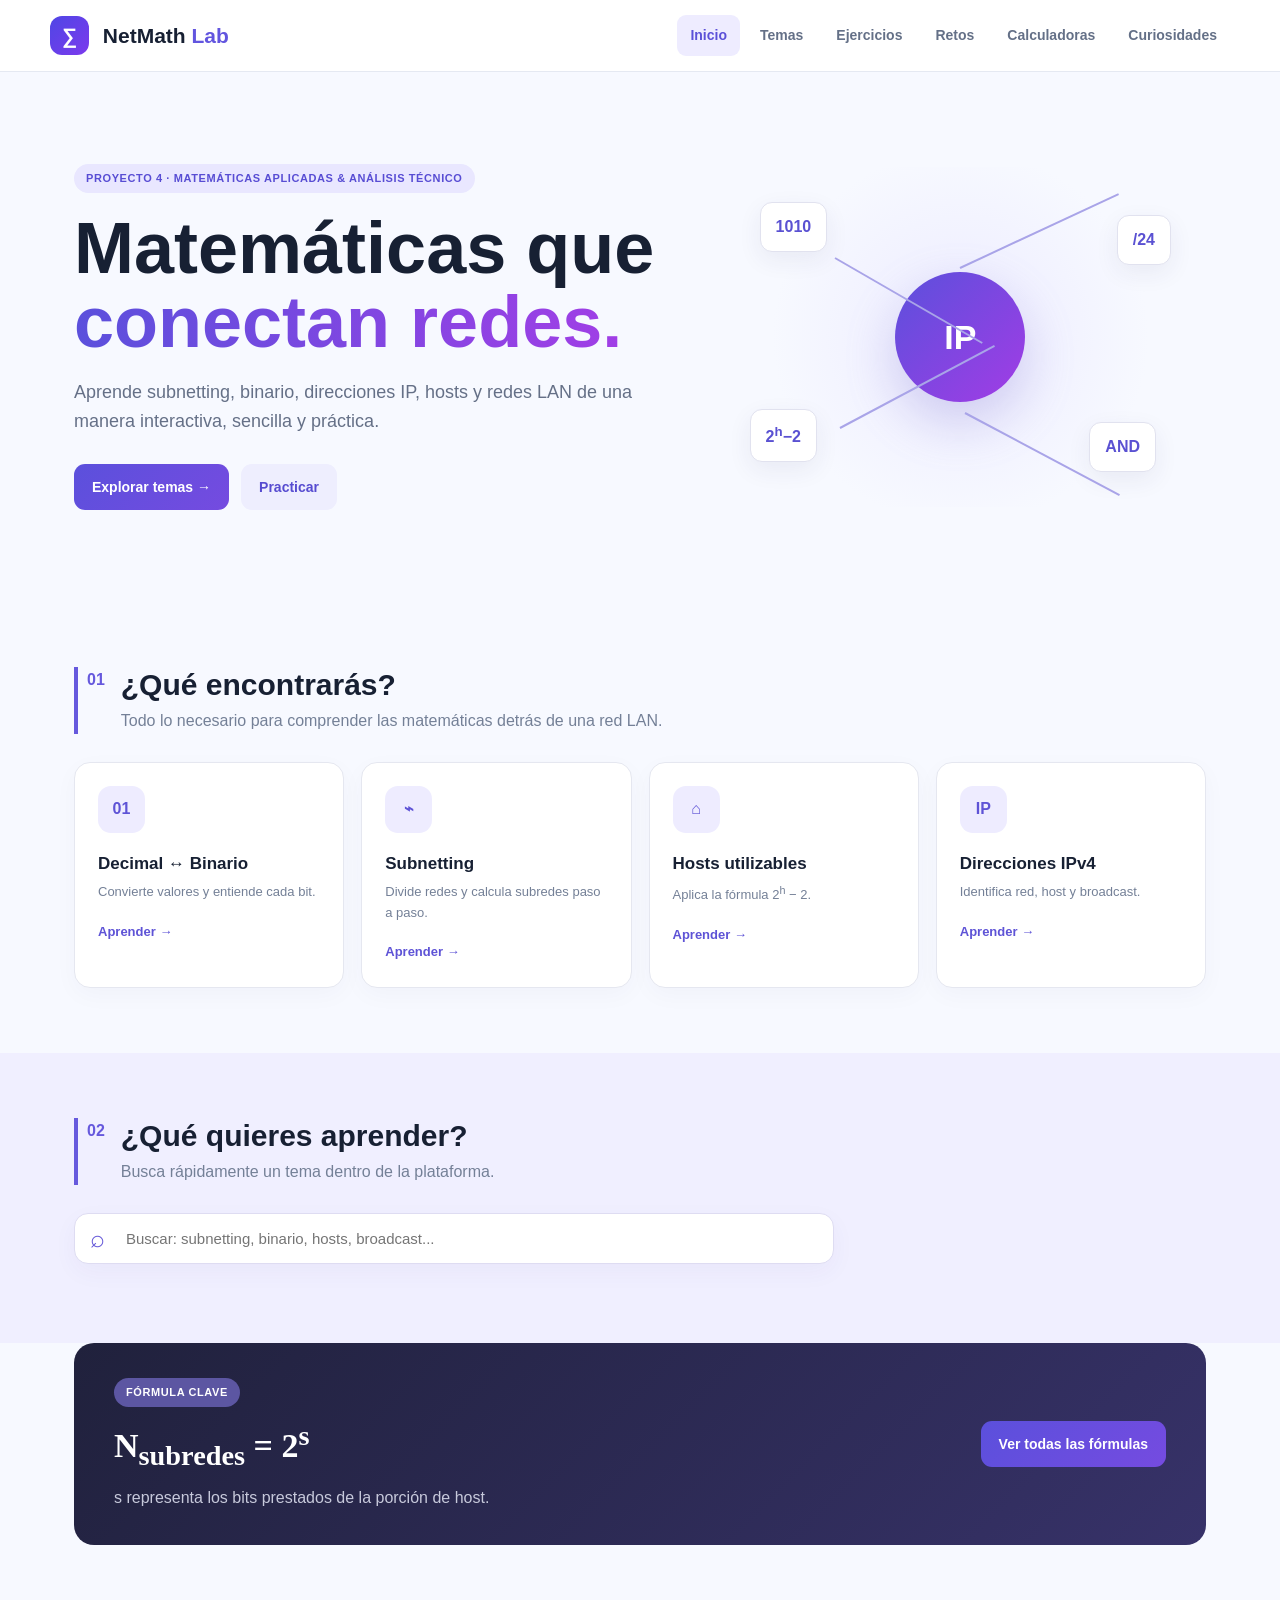
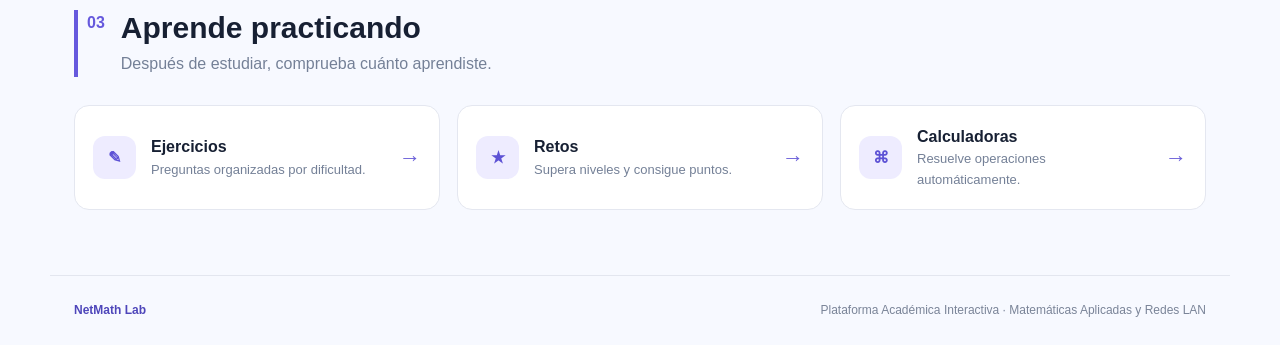
<file: NetMath_Lab_Completo/index.html>
<!DOCTYPE html>
<html lang="es">
<head>
<meta charset="UTF-8">
<meta name="viewport" content="width=device-width, initial-scale=1.0">
<title>NetMath Lab | Inicio</title>
<link rel="stylesheet" href="css/estilos.css">
</head>
<body>
<header class="header">
  <a class="logo" href="index.html"><span>∑</span> NetMath <b>Lab</b></a>
  <button class="menu" onclick="toggleMenu()">☰</button>
  <nav id="nav">
    <a class="active" href="index.html">Inicio</a>
    <a href="paginas/temas.html">Temas</a>
    <a href="paginas/ejercicios.html">Ejercicios</a>
    <a href="paginas/retos.html">Retos</a>
    <a href="paginas/calculadoras.html">Calculadoras</a>
    <a href="paginas/curiosidades.html">Curiosidades</a>
  </nav>
</header>

<main>
<section class="hero">
  <div class="hero-text">
    <span class="tag">PROYECTO 4 · MATEMÁTICAS APLICADAS & ANÁLISIS TÉCNICO</span>
    <h1>Matemáticas que<br><span>conectan redes.</span></h1>
    <p>Aprende subnetting, binario, direcciones IP, hosts y redes LAN de una manera interactiva, sencilla y práctica.</p>
    <div class="actions">
      <a class="btn primary" href="paginas/temas.html">Explorar temas →</a>
      <a class="btn ghost" href="paginas/ejercicios.html">Practicar</a>
    </div>
  </div>
  <div class="network-art">
    <div class="orb">IP</div>
    <div class="node n1">1010</div><div class="node n2">/24</div>
    <div class="node n3">2<sup>h</sup>−2</div><div class="node n4">AND</div>
    <div class="line l1"></div><div class="line l2"></div><div class="line l3"></div><div class="line l4"></div>
  </div>
</section>

<section class="section">
  <div class="section-heading"><span>01</span><div><h2>¿Qué encontrarás?</h2><p>Todo lo necesario para comprender las matemáticas detrás de una red LAN.</p></div></div>
  <div class="cards four">
    <a class="card" href="paginas/binario.html"><div class="card-icon">01</div><h3>Decimal ↔ Binario</h3><p>Convierte valores y entiende cada bit.</p><strong>Aprender →</strong></a>
    <a class="card" href="paginas/subnetting.html"><div class="card-icon">⌁</div><h3>Subnetting</h3><p>Divide redes y calcula subredes paso a paso.</p><strong>Aprender →</strong></a>
    <a class="card" href="paginas/hosts.html"><div class="card-icon">⌂</div><h3>Hosts utilizables</h3><p>Aplica la fórmula 2<sup>h</sup> − 2.</p><strong>Aprender →</strong></a>
    <a class="card" href="paginas/direcciones.html"><div class="card-icon">IP</div><h3>Direcciones IPv4</h3><p>Identifica red, host y broadcast.</p><strong>Aprender →</strong></a>
  </div>
</section>

<section class="search-section">
  <div class="section-heading"><span>02</span><div><h2>¿Qué quieres aprender?</h2><p>Busca rápidamente un tema dentro de la plataforma.</p></div></div>
  <div class="search-box"><span>⌕</span><input id="siteSearch" oninput="searchTopics()" placeholder="Buscar: subnetting, binario, hosts, broadcast..."></div>
  <div id="searchResults" class="search-results"></div>
</section>

<section class="section formula-banner">
  <div><span class="mini-tag">FÓRMULA CLAVE</span><h2>N<sub>subredes</sub> = 2<sup>s</sup></h2><p>s representa los bits prestados de la porción de host.</p></div>
  <a class="btn primary" href="paginas/formulas.html">Ver todas las fórmulas</a>
</section>

<section class="section">
  <div class="section-heading"><span>03</span><div><h2>Aprende practicando</h2><p>Después de estudiar, comprueba cuánto aprendiste.</p></div></div>
  <div class="cards three">
    <a class="feature" href="paginas/ejercicios.html"><b>✎</b><div><h3>Ejercicios</h3><p>Preguntas organizadas por dificultad.</p></div><span>→</span></a>
    <a class="feature" href="paginas/retos.html"><b>★</b><div><h3>Retos</h3><p>Supera niveles y consigue puntos.</p></div><span>→</span></a>
    <a class="feature" href="paginas/calculadoras.html"><b>⌘</b><div><h3>Calculadoras</h3><p>Resuelve operaciones automáticamente.</p></div><span>→</span></a>
  </div>
</section>
</main>

<footer><b>NetMath Lab</b><span>Plataforma Académica Interactiva · Matemáticas Aplicadas y Redes LAN</span></footer>
<script src="js/app.js"></script>
</body>
</html>
</file>
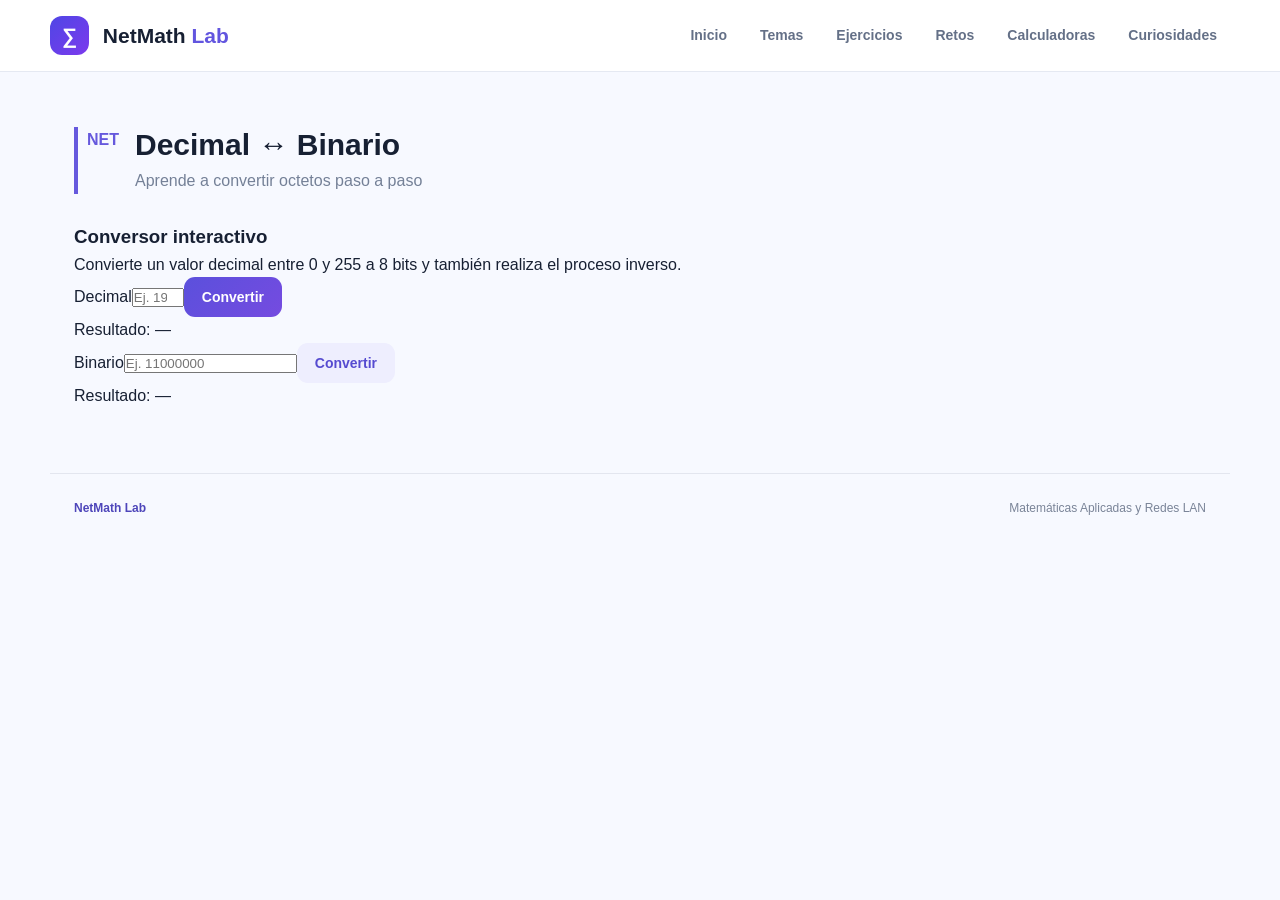
<file: NetMath_Lab_Completo/paginas/binario.html>
<!DOCTYPE html><html lang="es"><head><meta charset="UTF-8"><meta name="viewport" content="width=device-width,initial-scale=1.0"><title>Decimal ↔ Binario | NetMath Lab</title><link rel="stylesheet" href="../css/estilos.css"></head><body>
<header class="header"><a class="logo" href="../index.html"><span>∑</span> NetMath <b>Lab</b></a><button class="menu" onclick="toggleMenu()">☰</button><nav id="nav"><a href="../index.html">Inicio</a><a href="temas.html">Temas</a><a href="ejercicios.html">Ejercicios</a><a href="retos.html">Retos</a><a href="calculadoras.html">Calculadoras</a><a href="curiosidades.html">Curiosidades</a></nav></header>
<main><section class="section" style="padding-top:55px"><div class="section-heading"><span>NET</span><div><h2>Decimal ↔ Binario</h2><p>Aprende a convertir octetos paso a paso</p></div></div><div class="tool-card"><h3>Conversor interactivo</h3><p>Convierte un valor decimal entre 0 y 255 a 8 bits y también realiza el proceso inverso.</p><div class="input-row"><label>Decimal<input id="decimalInput" type="number" min="0" max="255" placeholder="Ej. 192"></label><button class="btn primary small" onclick="decimalToBinary()">Convertir</button></div><div class="result" id="binaryResult">Resultado: —</div><div class="input-row"><label>Binario<input id="binaryInput" maxlength="8" placeholder="Ej. 11000000"></label><button class="btn ghost small" onclick="binaryToDecimal()">Convertir</button></div><div class="result" id="decimalResult">Resultado: —</div></div></section></main>
<footer><b>NetMath Lab</b><span>Matemáticas Aplicadas y Redes LAN</span></footer><script src="../js/app.js"></script></body></html>
</file>
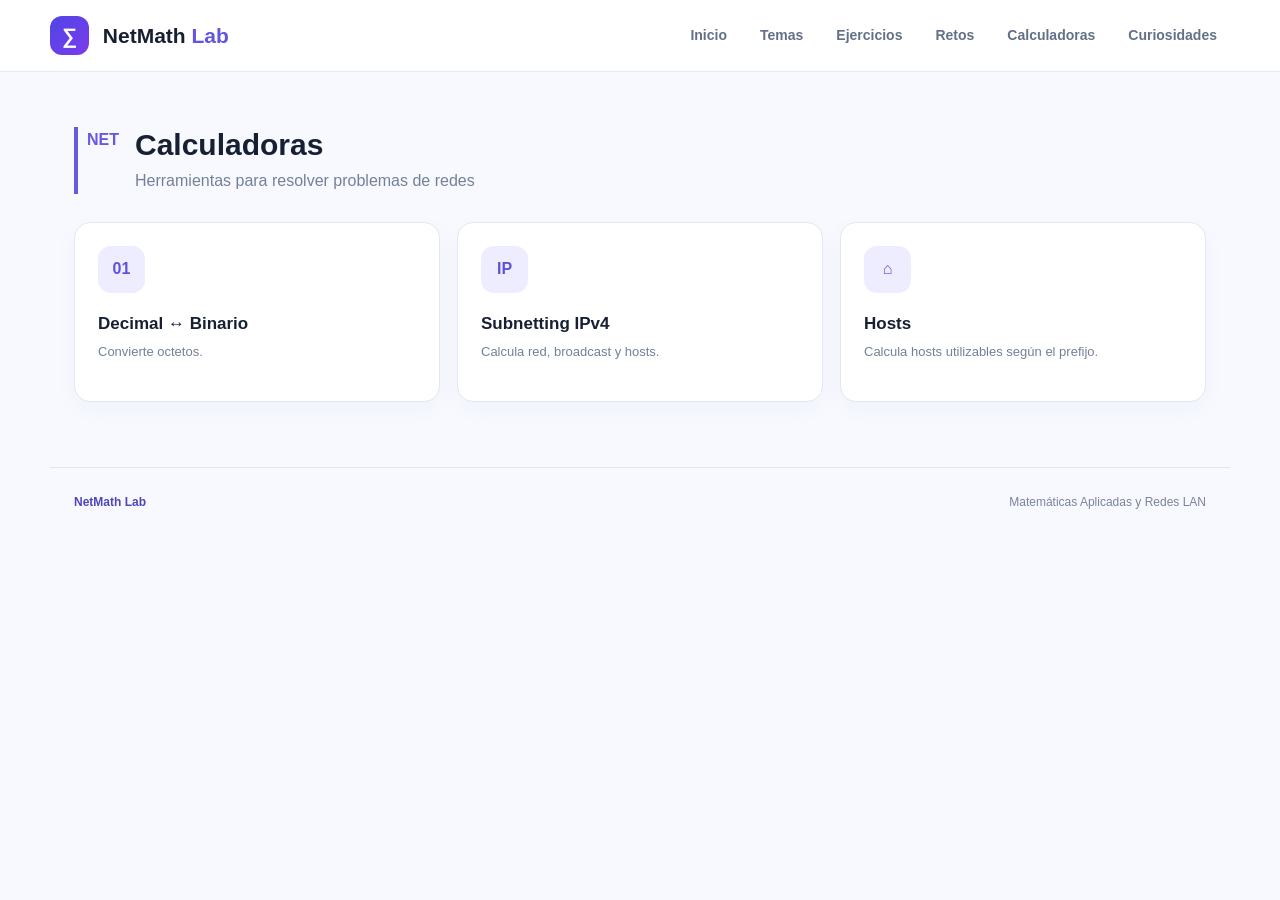
<file: NetMath_Lab_Completo/paginas/calculadoras.html>
<!DOCTYPE html><html lang="es"><head><meta charset="UTF-8"><meta name="viewport" content="width=device-width,initial-scale=1.0"><title>Calculadoras | NetMath Lab</title><link rel="stylesheet" href="../css/estilos.css"></head><body>
<header class="header"><a class="logo" href="../index.html"><span>∑</span> NetMath <b>Lab</b></a><button class="menu" onclick="toggleMenu()">☰</button><nav id="nav"><a href="../index.html">Inicio</a><a href="temas.html">Temas</a><a href="ejercicios.html">Ejercicios</a><a href="retos.html">Retos</a><a href="calculadoras.html">Calculadoras</a><a href="curiosidades.html">Curiosidades</a></nav></header>
<main><section class="section" style="padding-top:55px"><div class="section-heading"><span>NET</span><div><h2>Calculadoras</h2><p>Herramientas para resolver problemas de redes</p></div></div><div class="cards three"><a class="card" href="binario.html"><div class="card-icon">01</div><h3>Decimal ↔ Binario</h3><p>Convierte octetos.</p></a><a class="card" href="subnetting.html"><div class="card-icon">IP</div><h3>Subnetting IPv4</h3><p>Calcula red, broadcast y hosts.</p></a><a class="card" href="hosts.html"><div class="card-icon">⌂</div><h3>Hosts</h3><p>Calcula hosts utilizables según el prefijo.</p></a></div></section></main>
<footer><b>NetMath Lab</b><span>Matemáticas Aplicadas y Redes LAN</span></footer><script src="../js/app.js"></script></body></html>
</file>
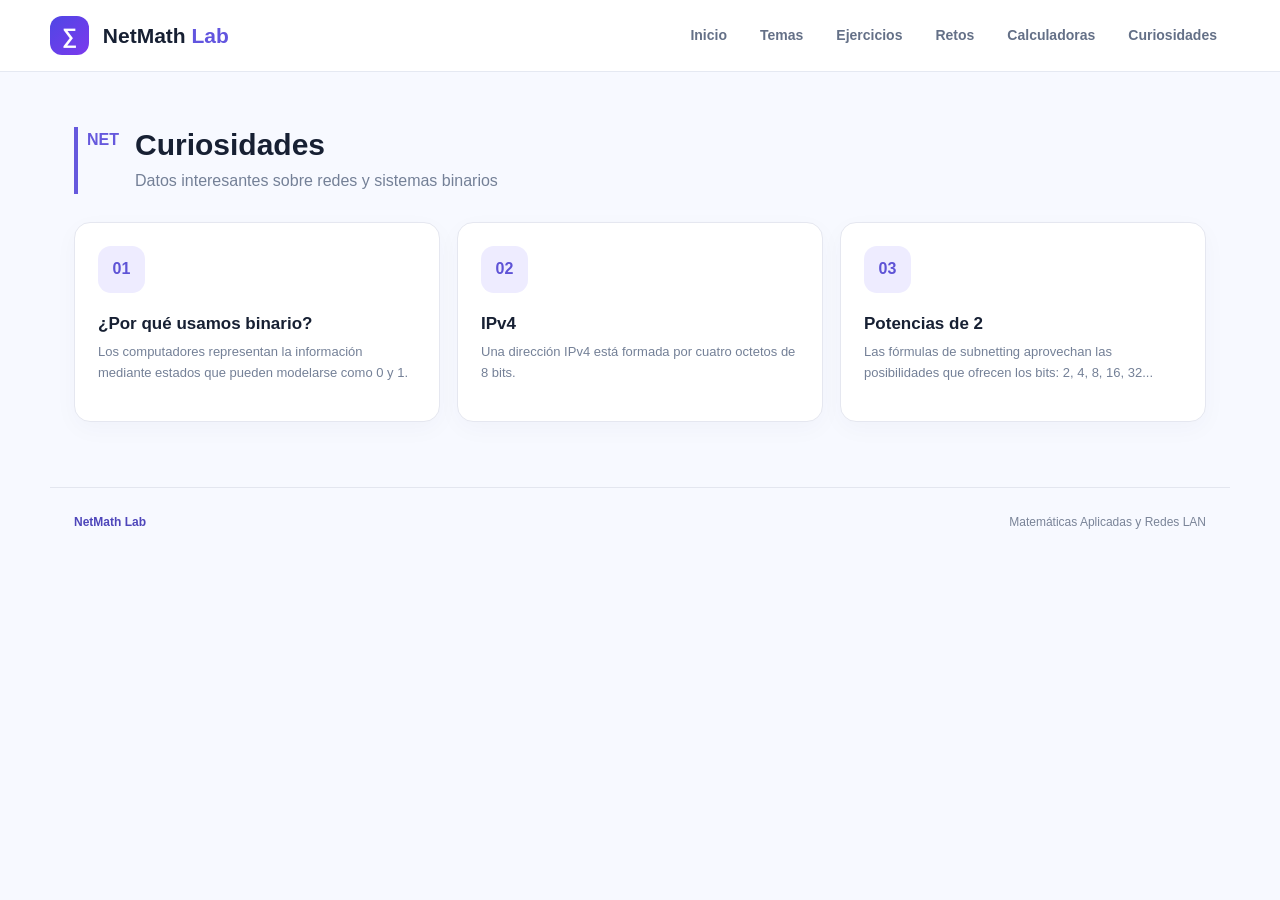
<file: NetMath_Lab_Completo/paginas/curiosidades.html>
<!DOCTYPE html><html lang="es"><head><meta charset="UTF-8"><meta name="viewport" content="width=device-width,initial-scale=1.0"><title>Curiosidades | NetMath Lab</title><link rel="stylesheet" href="../css/estilos.css"></head><body>
<header class="header"><a class="logo" href="../index.html"><span>∑</span> NetMath <b>Lab</b></a><button class="menu" onclick="toggleMenu()">☰</button><nav id="nav"><a href="../index.html">Inicio</a><a href="temas.html">Temas</a><a href="ejercicios.html">Ejercicios</a><a href="retos.html">Retos</a><a href="calculadoras.html">Calculadoras</a><a href="curiosidades.html">Curiosidades</a></nav></header>
<main><section class="section" style="padding-top:55px"><div class="section-heading"><span>NET</span><div><h2>Curiosidades</h2><p>Datos interesantes sobre redes y sistemas binarios</p></div></div><div class="cards three"><div class="card"><div class="card-icon">01</div><h3>¿Por qué usamos binario?</h3><p>Los computadores representan la información mediante estados que pueden modelarse como 0 y 1.</p></div><div class="card"><div class="card-icon">02</div><h3>IPv4</h3><p>Una dirección IPv4 está formada por cuatro octetos de 8 bits.</p></div><div class="card"><div class="card-icon">03</div><h3>Potencias de 2</h3><p>Las fórmulas de subnetting aprovechan las posibilidades que ofrecen los bits: 2, 4, 8, 16, 32...</p></div></div></section></main>
<footer><b>NetMath Lab</b><span>Matemáticas Aplicadas y Redes LAN</span></footer><script src="../js/app.js"></script></body></html>
</file>
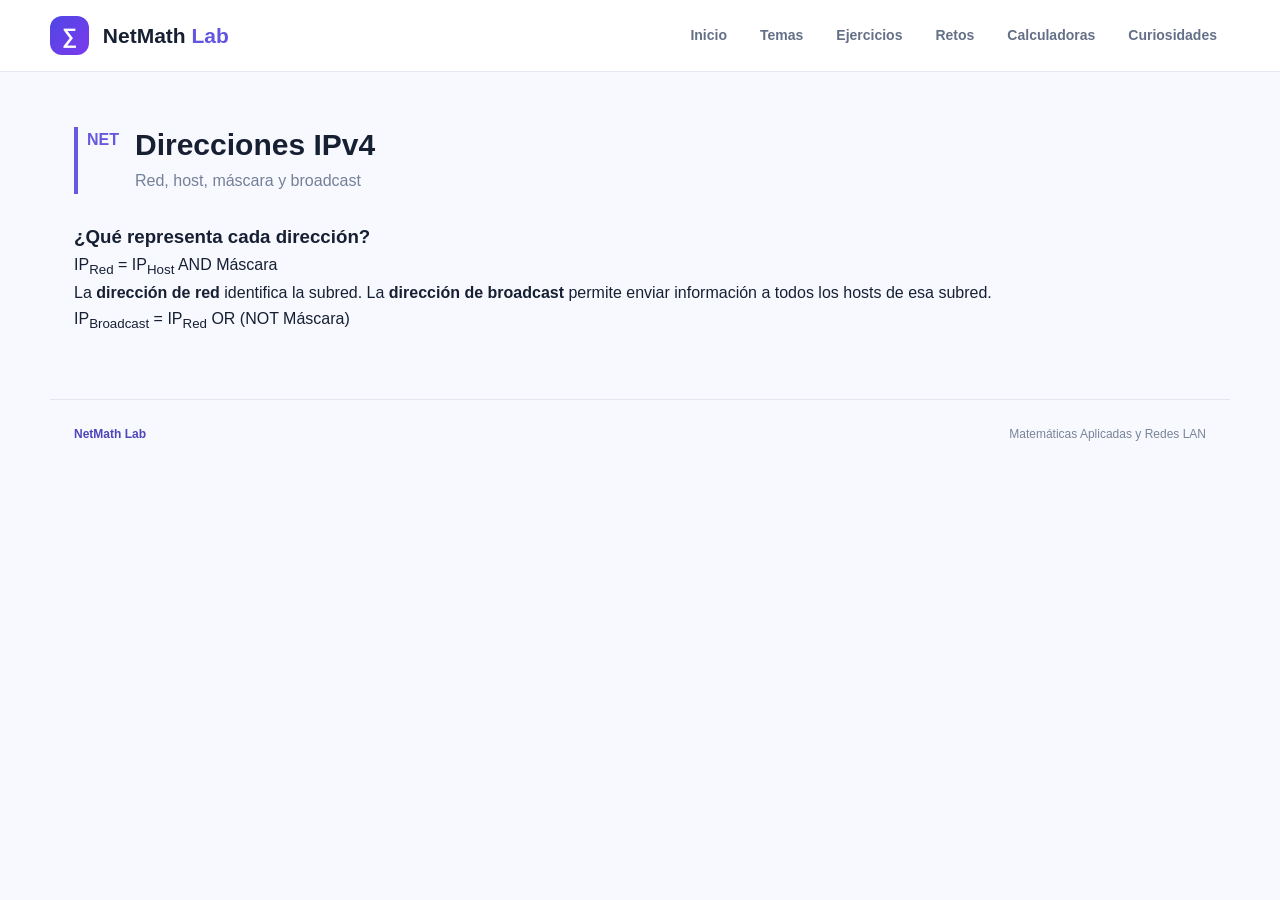
<file: NetMath_Lab_Completo/paginas/direcciones.html>
<!DOCTYPE html><html lang="es"><head><meta charset="UTF-8"><meta name="viewport" content="width=device-width,initial-scale=1.0"><title>Direcciones IPv4 | NetMath Lab</title><link rel="stylesheet" href="../css/estilos.css"></head><body>
<header class="header"><a class="logo" href="../index.html"><span>∑</span> NetMath <b>Lab</b></a><button class="menu" onclick="toggleMenu()">☰</button><nav id="nav"><a href="../index.html">Inicio</a><a href="temas.html">Temas</a><a href="ejercicios.html">Ejercicios</a><a href="retos.html">Retos</a><a href="calculadoras.html">Calculadoras</a><a href="curiosidades.html">Curiosidades</a></nav></header>
<main><section class="section" style="padding-top:55px"><div class="section-heading"><span>NET</span><div><h2>Direcciones IPv4</h2><p>Red, host, máscara y broadcast</p></div></div><div class="tool-card"><h3>¿Qué representa cada dirección?</h3><div class="formula">IP<sub>Red</sub> = IP<sub>Host</sub> AND Máscara</div><p>La <b>dirección de red</b> identifica la subred. La <b>dirección de broadcast</b> permite enviar información a todos los hosts de esa subred.</p><div class="formula">IP<sub>Broadcast</sub> = IP<sub>Red</sub> OR (NOT Máscara)</div></div></section></main>
<footer><b>NetMath Lab</b><span>Matemáticas Aplicadas y Redes LAN</span></footer><script src="../js/app.js"></script></body></html>
</file>
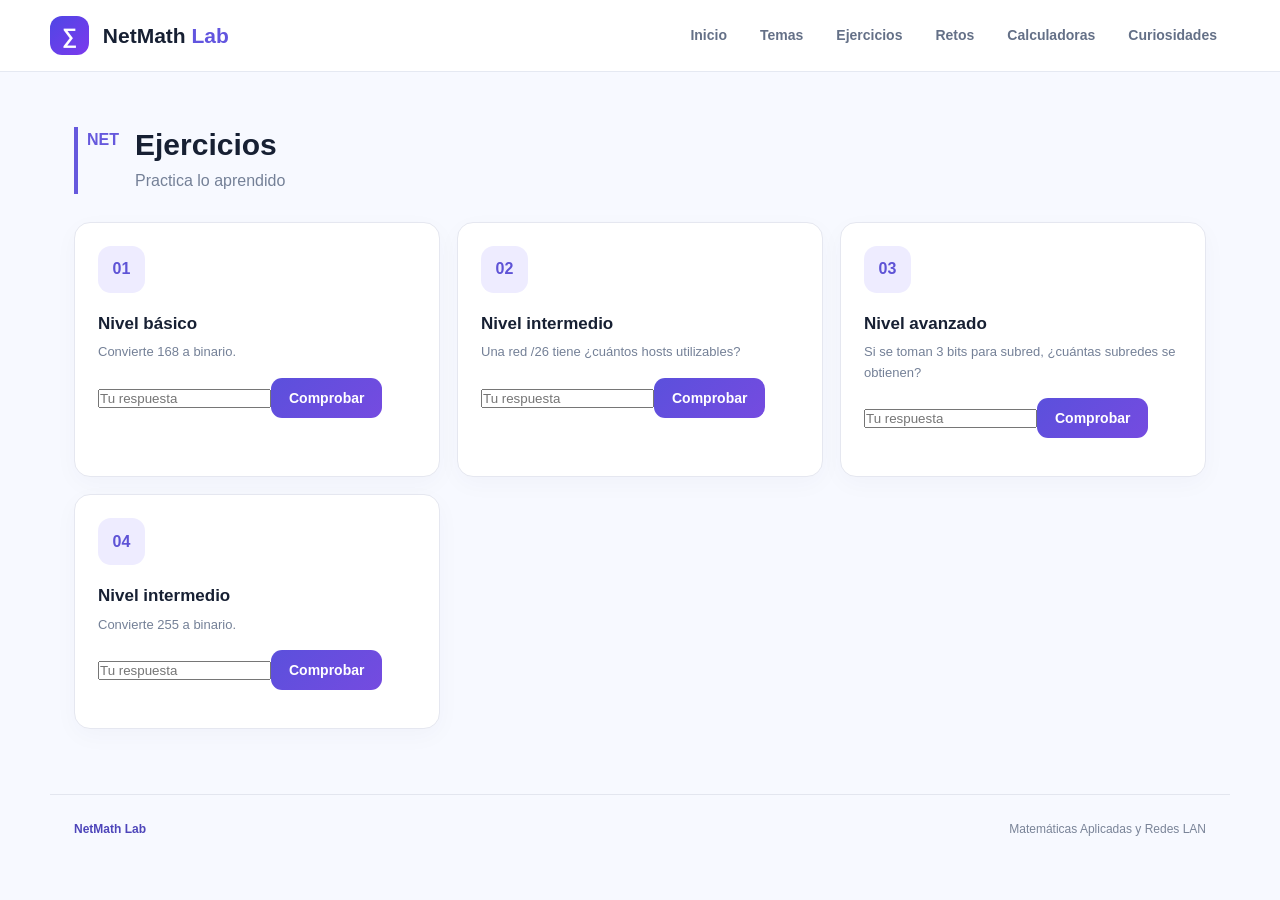
<file: NetMath_Lab_Completo/paginas/ejercicios.html>
<!DOCTYPE html><html lang="es"><head><meta charset="UTF-8"><meta name="viewport" content="width=device-width,initial-scale=1.0"><title>Ejercicios | NetMath Lab</title><link rel="stylesheet" href="../css/estilos.css"></head><body>
<header class="header"><a class="logo" href="../index.html"><span>∑</span> NetMath <b>Lab</b></a><button class="menu" onclick="toggleMenu()">☰</button><nav id="nav"><a href="../index.html">Inicio</a><a href="temas.html">Temas</a><a href="ejercicios.html">Ejercicios</a><a href="retos.html">Retos</a><a href="calculadoras.html">Calculadoras</a><a href="curiosidades.html">Curiosidades</a></nav></header>
<main><section class="section" style="padding-top:55px"><div class="section-heading"><span>NET</span><div><h2>Ejercicios</h2><p>Practica lo aprendido</p></div></div><div class="cards three"><div class="card"><div class="card-icon">01</div><h3>Nivel básico</h3><p>Convierte 168 a binario.</p><input class="answer-input" data-answer="10101000" placeholder="Tu respuesta"><button class="btn primary small" onclick="checkAnswer(this)">Comprobar</button><p class="feedback"></p></div><div class="card"><div class="card-icon">02</div><h3>Nivel intermedio</h3><p>Una red /26 tiene ¿cuántos hosts utilizables?</p><input class="answer-input" data-answer="62" placeholder="Tu respuesta"><button class="btn primary small" onclick="checkAnswer(this)">Comprobar</button><p class="feedback"></p></div><div class="card"><div class="card-icon">03</div><h3>Nivel avanzado</h3><p>Si se toman 3 bits para subred, ¿cuántas subredes se obtienen?</p><input class="answer-input" data-answer="8" placeholder="Tu respuesta"><button class="btn primary small" onclick="checkAnswer(this)">Comprobar</button><p class="feedback"></p></div><div class="card"><div class="card-icon">04</div><h3>Nivel intermedio</h3><p>Convierte 255 a binario.</p><input class="answer-input" data-answer="11111111" placeholder="Tu respuesta"><button class="btn primary small" onclick="checkAnswer(this)">Comprobar</button><p class="feedback"></p></div></div></section></main>
<footer><b>NetMath Lab</b><span>Matemáticas Aplicadas y Redes LAN</span></footer><script src="../js/app.js"></script></body></html>
</file>
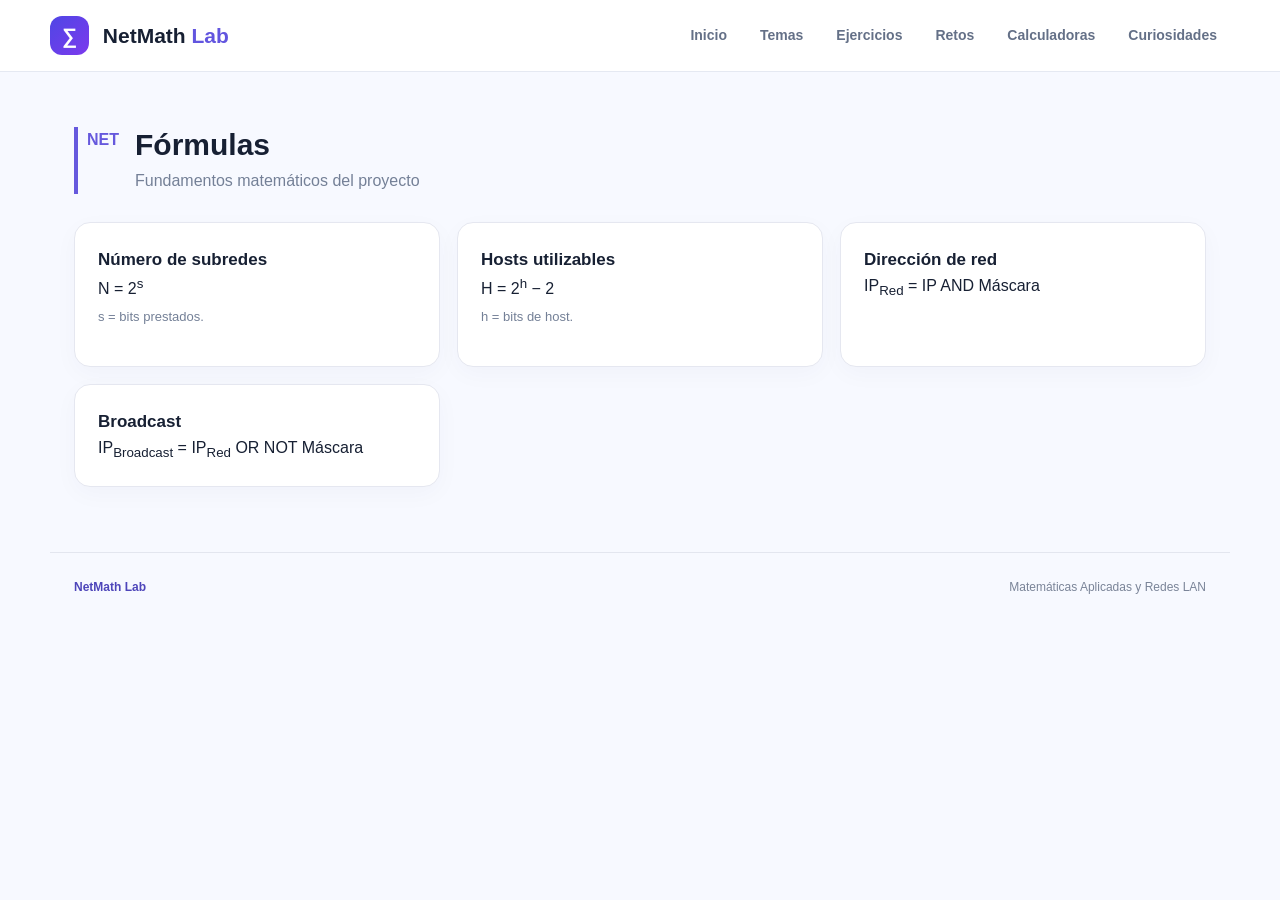
<file: NetMath_Lab_Completo/paginas/formulas.html>
<!DOCTYPE html><html lang="es"><head><meta charset="UTF-8"><meta name="viewport" content="width=device-width,initial-scale=1.0"><title>Fórmulas | NetMath Lab</title><link rel="stylesheet" href="../css/estilos.css"></head><body>
<header class="header"><a class="logo" href="../index.html"><span>∑</span> NetMath <b>Lab</b></a><button class="menu" onclick="toggleMenu()">☰</button><nav id="nav"><a href="../index.html">Inicio</a><a href="temas.html">Temas</a><a href="ejercicios.html">Ejercicios</a><a href="retos.html">Retos</a><a href="calculadoras.html">Calculadoras</a><a href="curiosidades.html">Curiosidades</a></nav></header>
<main><section class="section" style="padding-top:55px"><div class="section-heading"><span>NET</span><div><h2>Fórmulas</h2><p>Fundamentos matemáticos del proyecto</p></div></div><div class="cards three"><div class="card"><h3>Número de subredes</h3><div class="formula">N = 2<sup>s</sup></div><p>s = bits prestados.</p></div><div class="card"><h3>Hosts utilizables</h3><div class="formula">H = 2<sup>h</sup> − 2</div><p>h = bits de host.</p></div><div class="card"><h3>Dirección de red</h3><div class="formula">IP<sub>Red</sub> = IP AND Máscara</div></div><div class="card"><h3>Broadcast</h3><div class="formula">IP<sub>Broadcast</sub> = IP<sub>Red</sub> OR NOT Máscara</div></div></div></section></main>
<footer><b>NetMath Lab</b><span>Matemáticas Aplicadas y Redes LAN</span></footer><script src="../js/app.js"></script></body></html>
</file>
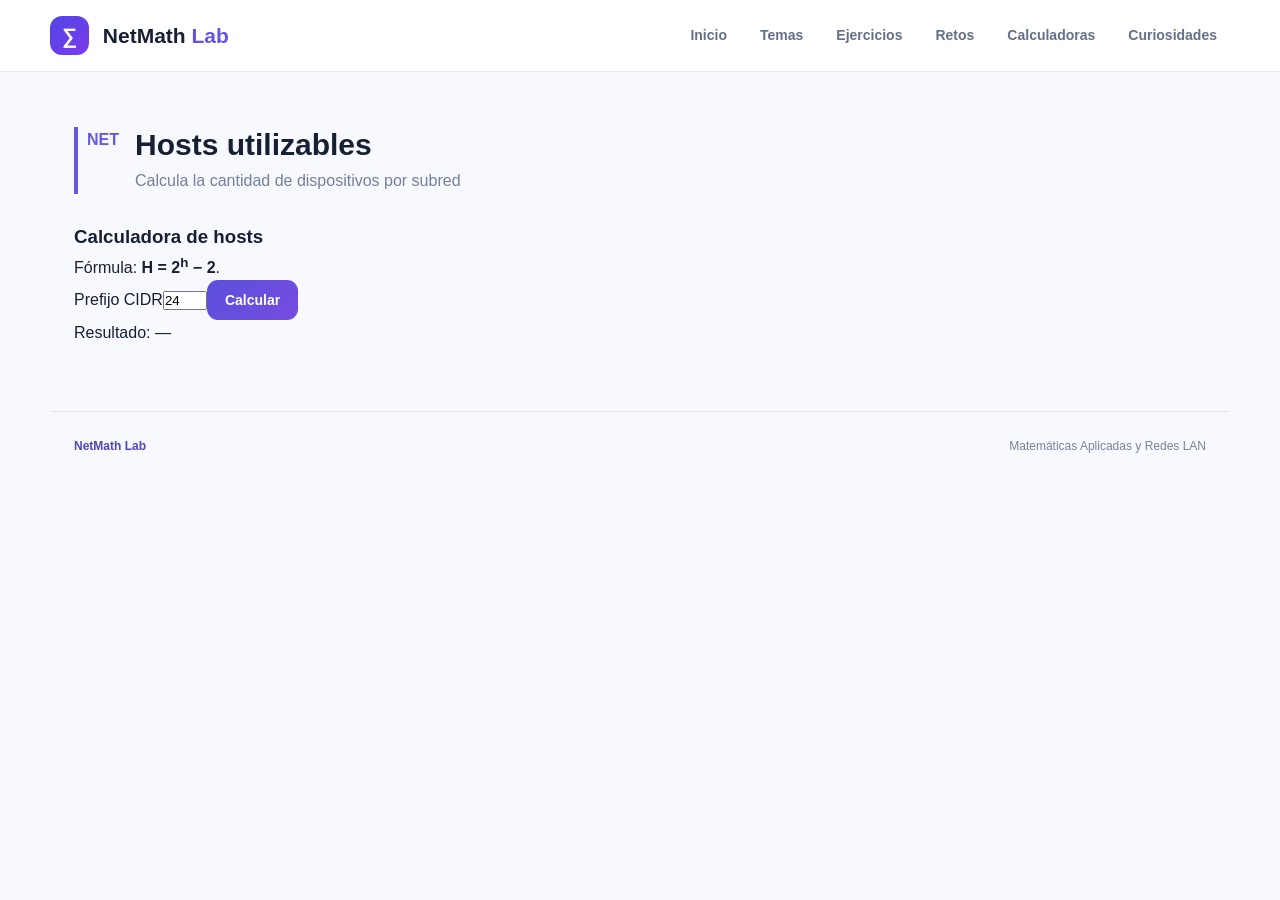
<file: NetMath_Lab_Completo/paginas/hosts.html>
<!DOCTYPE html><html lang="es"><head><meta charset="UTF-8"><meta name="viewport" content="width=device-width,initial-scale=1.0"><title>Hosts utilizables | NetMath Lab</title><link rel="stylesheet" href="../css/estilos.css"></head><body>
<header class="header"><a class="logo" href="../index.html"><span>∑</span> NetMath <b>Lab</b></a><button class="menu" onclick="toggleMenu()">☰</button><nav id="nav"><a href="../index.html">Inicio</a><a href="temas.html">Temas</a><a href="ejercicios.html">Ejercicios</a><a href="retos.html">Retos</a><a href="calculadoras.html">Calculadoras</a><a href="curiosidades.html">Curiosidades</a></nav></header>
<main><section class="section" style="padding-top:55px"><div class="section-heading"><span>NET</span><div><h2>Hosts utilizables</h2><p>Calcula la cantidad de dispositivos por subred</p></div></div><div class="tool-card"><h3>Calculadora de hosts</h3><p>Fórmula: <b>H = 2<sup>h</sup> − 2</b>.</p><div class="input-row"><label>Prefijo CIDR<input id="hostPrefix" type="number" min="1" max="30" value="24"></label><button class="btn primary" onclick="calcHosts()">Calcular</button></div><div class="result" id="hostResult">Resultado: —</div></div></section></main>
<footer><b>NetMath Lab</b><span>Matemáticas Aplicadas y Redes LAN</span></footer><script src="../js/app.js"></script></body></html>
</file>
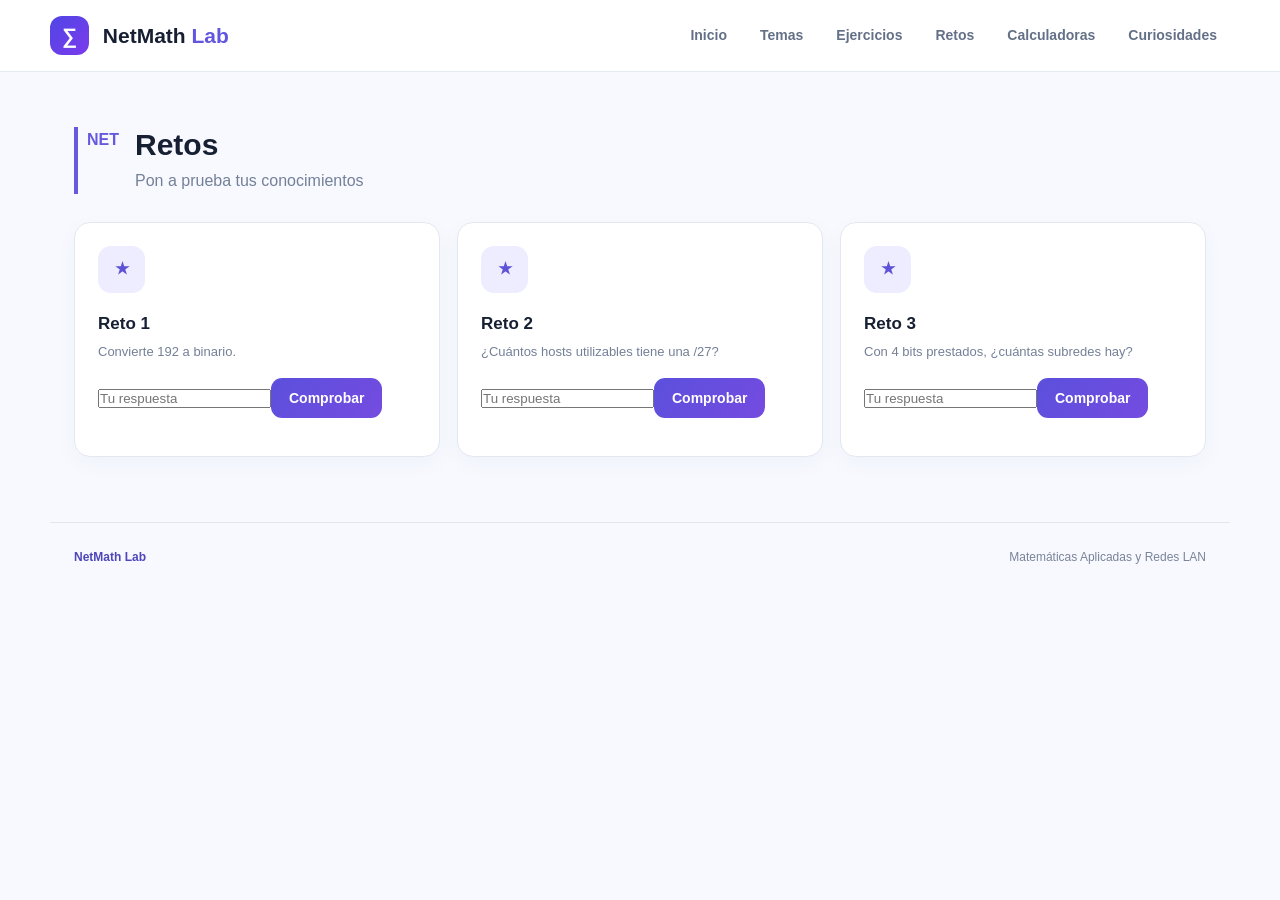
<file: NetMath_Lab_Completo/paginas/retos.html>
<!DOCTYPE html><html lang="es"><head><meta charset="UTF-8"><meta name="viewport" content="width=device-width,initial-scale=1.0"><title>Retos | NetMath Lab</title><link rel="stylesheet" href="../css/estilos.css"></head><body>
<header class="header"><a class="logo" href="../index.html"><span>∑</span> NetMath <b>Lab</b></a><button class="menu" onclick="toggleMenu()">☰</button><nav id="nav"><a href="../index.html">Inicio</a><a href="temas.html">Temas</a><a href="ejercicios.html">Ejercicios</a><a href="retos.html">Retos</a><a href="calculadoras.html">Calculadoras</a><a href="curiosidades.html">Curiosidades</a></nav></header>
<main><section class="section" style="padding-top:55px"><div class="section-heading"><span>NET</span><div><h2>Retos</h2><p>Pon a prueba tus conocimientos</p></div></div><div class="cards three"><div class="card"><div class="card-icon">★</div><h3>Reto 1</h3><p>Convierte 192 a binario.</p><input class="answer-input" data-answer="11000000" placeholder="Tu respuesta"><button class="btn primary small" onclick="checkAnswer(this)">Comprobar</button><p class="feedback"></p></div><div class="card"><div class="card-icon">★</div><h3>Reto 2</h3><p>¿Cuántos hosts utilizables tiene una /27?</p><input class="answer-input" data-answer="30" placeholder="Tu respuesta"><button class="btn primary small" onclick="checkAnswer(this)">Comprobar</button><p class="feedback"></p></div><div class="card"><div class="card-icon">★</div><h3>Reto 3</h3><p>Con 4 bits prestados, ¿cuántas subredes hay?</p><input class="answer-input" data-answer="16" placeholder="Tu respuesta"><button class="btn primary small" onclick="checkAnswer(this)">Comprobar</button><p class="feedback"></p></div></div></section></main>
<footer><b>NetMath Lab</b><span>Matemáticas Aplicadas y Redes LAN</span></footer><script src="../js/app.js"></script></body></html>
</file>
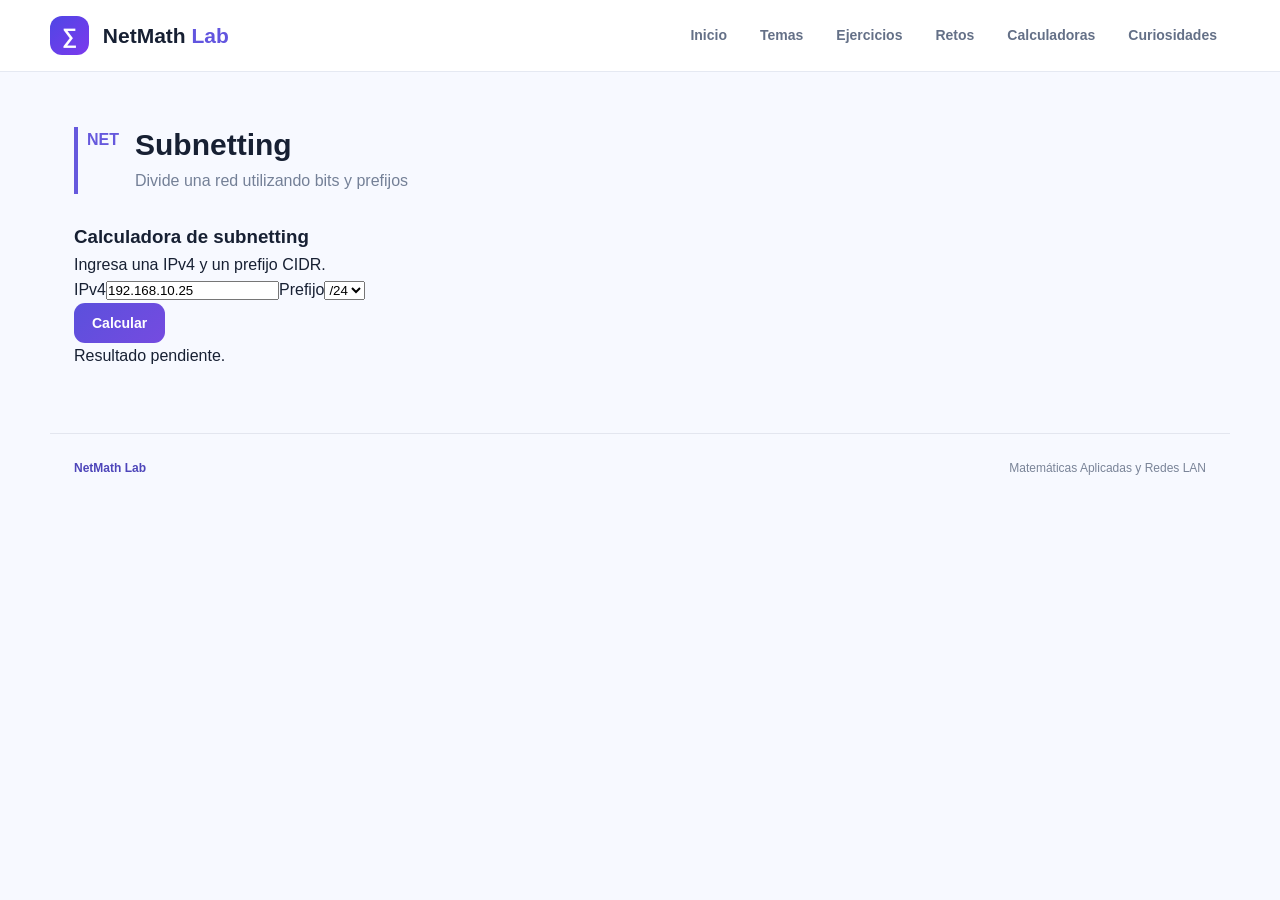
<file: NetMath_Lab_Completo/paginas/subnetting.html>
<!DOCTYPE html><html lang="es"><head><meta charset="UTF-8"><meta name="viewport" content="width=device-width,initial-scale=1.0"><title>Subnetting | NetMath Lab</title><link rel="stylesheet" href="../css/estilos.css"></head><body>
<header class="header"><a class="logo" href="../index.html"><span>∑</span> NetMath <b>Lab</b></a><button class="menu" onclick="toggleMenu()">☰</button><nav id="nav"><a href="../index.html">Inicio</a><a href="temas.html">Temas</a><a href="ejercicios.html">Ejercicios</a><a href="retos.html">Retos</a><a href="calculadoras.html">Calculadoras</a><a href="curiosidades.html">Curiosidades</a></nav></header>
<main><section class="section" style="padding-top:55px"><div class="section-heading"><span>NET</span><div><h2>Subnetting</h2><p>Divide una red utilizando bits y prefijos</p></div></div><div class="tool-card"><h3>Calculadora de subnetting</h3><p>Ingresa una IPv4 y un prefijo CIDR.</p><div class="input-row two"><label>IPv4<input id="ipInput" value="192.168.10.25"></label><label>Prefijo<select id="prefixInput"></select></label></div><button class="btn primary" onclick="calculateSubnet()">Calcular</button><div class="subnet-result" id="subnetResult"><p>Resultado pendiente.</p></div></div></section></main>
<footer><b>NetMath Lab</b><span>Matemáticas Aplicadas y Redes LAN</span></footer><script src="../js/app.js"></script></body></html>
</file>
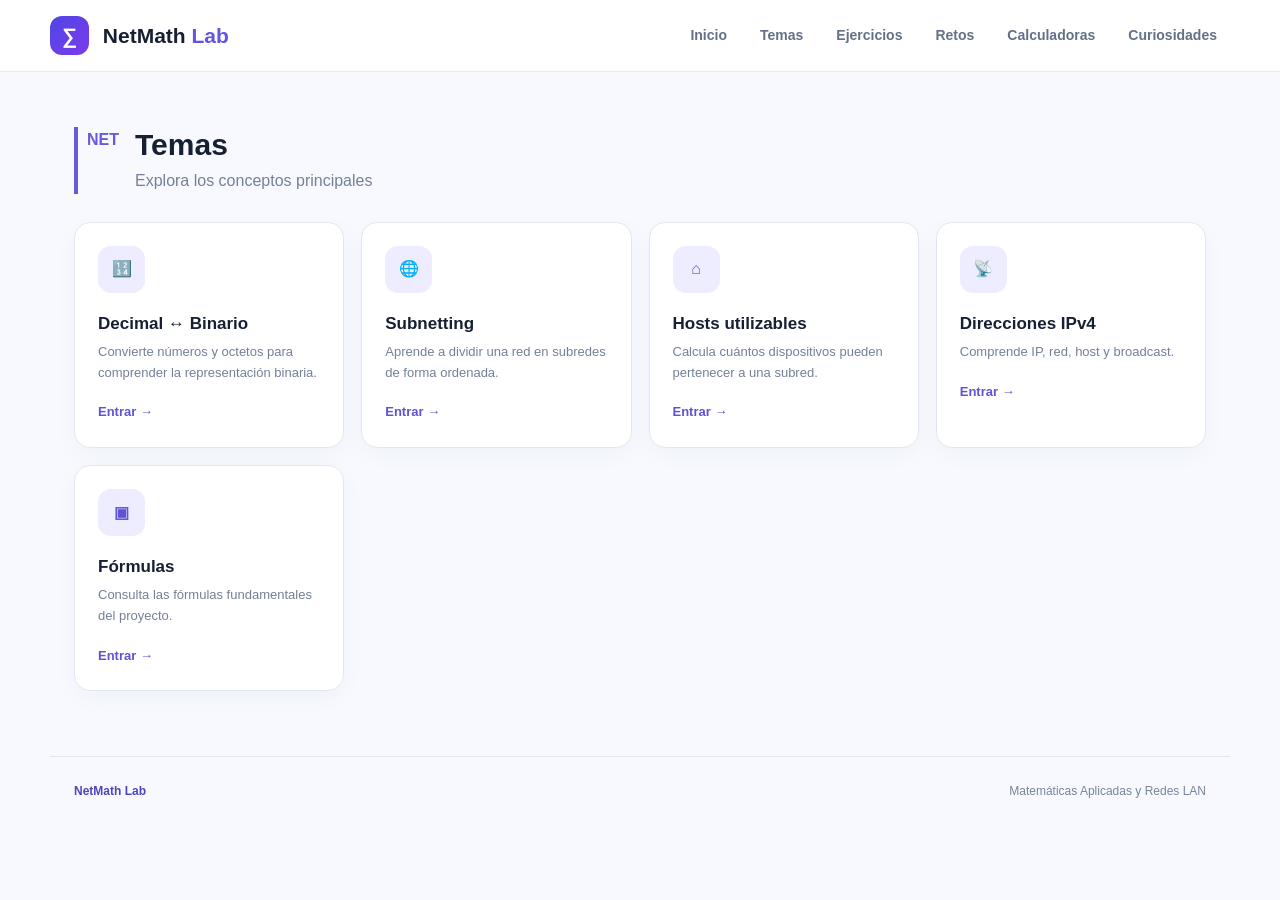
<file: NetMath_Lab_Completo/paginas/temas.html>
<!DOCTYPE html><html lang="es"><head><meta charset="UTF-8"><meta name="viewport" content="width=device-width,initial-scale=1.0"><title>Temas | NetMath Lab</title><link rel="stylesheet" href="../css/estilos.css"></head><body>
<header class="header"><a class="logo" href="../index.html"><span>∑</span> NetMath <b>Lab</b></a><button class="menu" onclick="toggleMenu()">☰</button><nav id="nav"><a href="../index.html">Inicio</a><a href="temas.html">Temas</a><a href="ejercicios.html">Ejercicios</a><a href="retos.html">Retos</a><a href="calculadoras.html">Calculadoras</a><a href="curiosidades.html">Curiosidades</a></nav></header>
<main><section class="section" style="padding-top:55px"><div class="section-heading"><span>NET</span><div><h2>Temas</h2><p>Explora los conceptos principales</p></div></div><div class="cards four"><a class="card" href="binario.html"><div class="card-icon">🔢</div><h3>Decimal ↔ Binario</h3><p>Convierte números y octetos para comprender la representación binaria.</p><strong>Entrar →</strong></a><a class="card" href="subnetting.html"><div class="card-icon">🌐</div><h3>Subnetting</h3><p>Aprende a dividir una red en subredes de forma ordenada.</p><strong>Entrar →</strong></a><a class="card" href="hosts.html"><div class="card-icon">⌂</div><h3>Hosts utilizables</h3><p>Calcula cuántos dispositivos pueden pertenecer a una subred.</p><strong>Entrar →</strong></a><a class="card" href="direcciones.html"><div class="card-icon">📡</div><h3>Direcciones IPv4</h3><p>Comprende IP, red, host y broadcast.</p><strong>Entrar →</strong></a><a class="card" href="formulas.html"><div class="card-icon">▣</div><h3>Fórmulas</h3><p>Consulta las fórmulas fundamentales del proyecto.</p><strong>Entrar →</strong></a></div></section></main>
<footer><b>NetMath Lab</b><span>Matemáticas Aplicadas y Redes LAN</span></footer><script src="../js/app.js"></script></body></html>
</file>
<file: NetMath_Lab_Completo/css/estilos.css>
*{box-sizing:border-box;margin:0;padding:0}html{scroll-behavior:smooth}body{font-family:Segoe UI,Arial,sans-serif;background:#f7f9ff;color:#172033;line-height:1.6}.header{height:72px;background:#fff;border-bottom:1px solid #e5e9f2;display:flex;align-items:center;justify-content:space-between;padding:0 max(24px,calc((100vw - 1180px)/2));position:sticky;top:0;z-index:10}.logo{font-size:21px;font-weight:800;color:#172033;text-decoration:none}.logo span{display:inline-grid;place-items:center;width:39px;height:39px;border-radius:12px;background:linear-gradient(135deg,#4f46e5,#7c3aed);color:white;margin-right:8px}.logo b{color:#6255df}.header nav{display:flex;gap:7px}.header nav a{padding:9px 13px;border-radius:9px;text-decoration:none;color:#647087;font-size:14px;font-weight:700}.header nav a:hover,.header nav .active{background:#eeecff;color:#5b50d8}.menu{display:none;border:0;background:none;font-size:25px}.hero{max-width:1180px;margin:auto;min-height:530px;padding:75px 24px;display:grid;grid-template-columns:1.1fr .9fr;align-items:center;gap:40px}.tag,.mini-tag{display:inline-block;color:#584dd4;background:#e9e7ff;border-radius:999px;padding:6px 12px;font-size:11px;font-weight:900;letter-spacing:.6px}.hero h1{font-size:clamp(45px,6vw,72px);line-height:1.02;margin:19px 0}.hero h1 span{background:linear-gradient(90deg,#5b50dc,#a13ee6);-webkit-background-clip:text;color:transparent}.hero p{max-width:620px;color:#657087;font-size:18px}.actions{display:flex;gap:12px;margin-top:28px}.btn{display:inline-block;border:0;border-radius:11px;padding:12px 18px;text-decoration:none;font-weight:800;font-size:14px;cursor:pointer}.primary{background:linear-gradient(135deg,#5b50dc,#754be0);color:white}.ghost{background:#eeeefe;color:#564bd0}.network-art{height:340px;position:relative;background:radial-gradient(circle,#ecebff 0,#f7f9ff 63%);border-radius:35px}.orb{position:absolute;left:50%;top:50%;transform:translate(-50%,-50%);width:130px;height:130px;border-radius:50%;display:grid;place-items:center;background:linear-gradient(135deg,#5b50dc,#a23ce5);color:#fff;font-size:34px;font-weight:900;box-shadow:0 20px 50px #8d83d555}.node{position:absolute;padding:11px 15px;background:#fff;border:1px solid #e1e2ef;border-radius:12px;box-shadow:0 8px 25px #25306012;font-weight:800;color:#5a51d2}.n1{top:35px;left:45px}.n2{top:48px;right:35px}.n3{bottom:45px;left:35px}.n4{bottom:35px;right:50px}.line{position:absolute;height:2px;background:#a9a4e8;transform-origin:left}.l1{width:170px;left:120px;top:90px;transform:rotate(30deg)}.l2{width:175px;left:245px;top:100px;transform:rotate(-25deg)}.l3{width:175px;left:125px;top:260px;transform:rotate(-28deg)}.l4{width:175px;left:250px;top:245px;transform:rotate(28deg)}.section,.search-section{max-width:1180px;margin:auto;padding:65px 24px}.section-heading{display:flex;gap:16px;margin-bottom:28px}.section-heading>span{color:#6659dd;font-weight:900;border-left:4px solid #6659dd;padding-left:9px}.section-heading h2{font-size:30px;line-height:1.2}.section-heading p{color:#748097;margin-top:5px}.cards{display:grid;gap:17px}.four{grid-template-columns:repeat(4,1fr)}.three{grid-template-columns:repeat(3,1fr)}.card{background:#fff;border:1px solid #e5e7f0;border-radius:16px;padding:23px;text-decoration:none;color:inherit;transition:.2s;box-shadow:0 7px 24px #20285808}.card:hover{transform:translateY(-4px);box-shadow:0 15px 35px #20285813}.card-icon{width:47px;height:47px;border-radius:13px;background:#eeecff;color:#5e53d6;display:grid;place-items:center;font-weight:900;margin-bottom:17px}.card h3{font-size:17px}.card p{color:#748097;font-size:13px;margin:5px 0 15px}.card strong{font-size:13px;color:#5e53d6}.search-section{background:#f0efff;max-width:none;padding-left:max(24px,calc((100vw - 1132px)/2));padding-right:max(24px,calc((100vw - 1132px)/2))}.search-box{max-width:760px;background:#fff;border:1px solid #dedcf2;border-radius:14px;padding:4px 15px;display:flex;align-items:center;gap:9px;box-shadow:0 8px 25px #3d328a0b}.search-box span{font-size:25px;color:#6558d8}.search-box input{border:0;outline:0;width:100%;padding:12px;font-size:15px;background:transparent}.search-results{display:flex;flex-wrap:wrap;gap:10px;margin-top:14px}.result-link{background:#fff;padding:9px 13px;border-radius:9px;text-decoration:none;color:#554bd0;font-weight:700;font-size:13px;border:1px solid #e1def8}.formula-banner{background:linear-gradient(135deg,#20213c,#373269);max-width:1132px;border-radius:20px;color:#fff;display:flex;align-items:center;justify-content:space-between;padding:35px 40px}.formula-banner h2{font-family:Georgia,serif;font-size:34px;margin:6px 0}.formula-banner p{color:#c7c9db}.formula-banner .mini-tag{background:#5c56a2;color:#fff}.feature{display:flex;align-items:center;gap:15px;background:#fff;border:1px solid #e4e7f0;border-radius:15px;padding:18px;text-decoration:none;color:inherit}.feature>b{width:43px;height:43px;display:grid;place-items:center;border-radius:12px;background:#eeecff;color:#5d52d5}.feature div{flex:1}.feature h3{font-size:16px}.feature p{font-size:13px;color:#748097}.feature>span{font-size:22px;color:#6b60d9}footer{max-width:1180px;margin:auto;border-top:1px solid #e3e6ef;padding:25px 24px;display:flex;justify-content:space-between;color:#7a8498;font-size:12px}footer b{color:#4e46ba}@media(max-width:850px){.header nav{display:none;position:absolute;top:72px;left:0;right:0;background:white;padding:10px 20px;border-bottom:1px solid #ddd;flex-direction:column}.header nav.open{display:flex}.menu{display:block}.hero{grid-template-columns:1fr;padding-top:55px}.network-art{height:280px}.four,.three{grid-template-columns:1fr 1fr}.formula-banner{margin:20px 24px}.formula-banner{gap:20px;align-items:flex-start;flex-direction:column}}@media(max-width:550px){.four,.three{grid-template-columns:1fr}.hero h1{font-size:45px}.hero{padding-top:40px}.network-art{height:240px}.n1{left:15px}.n2{right:15px}.n3{left:10px}.n4{right:20px}.line{opacity:.6}footer{display:block}.formula-banner{padding:28px}}
</file>
